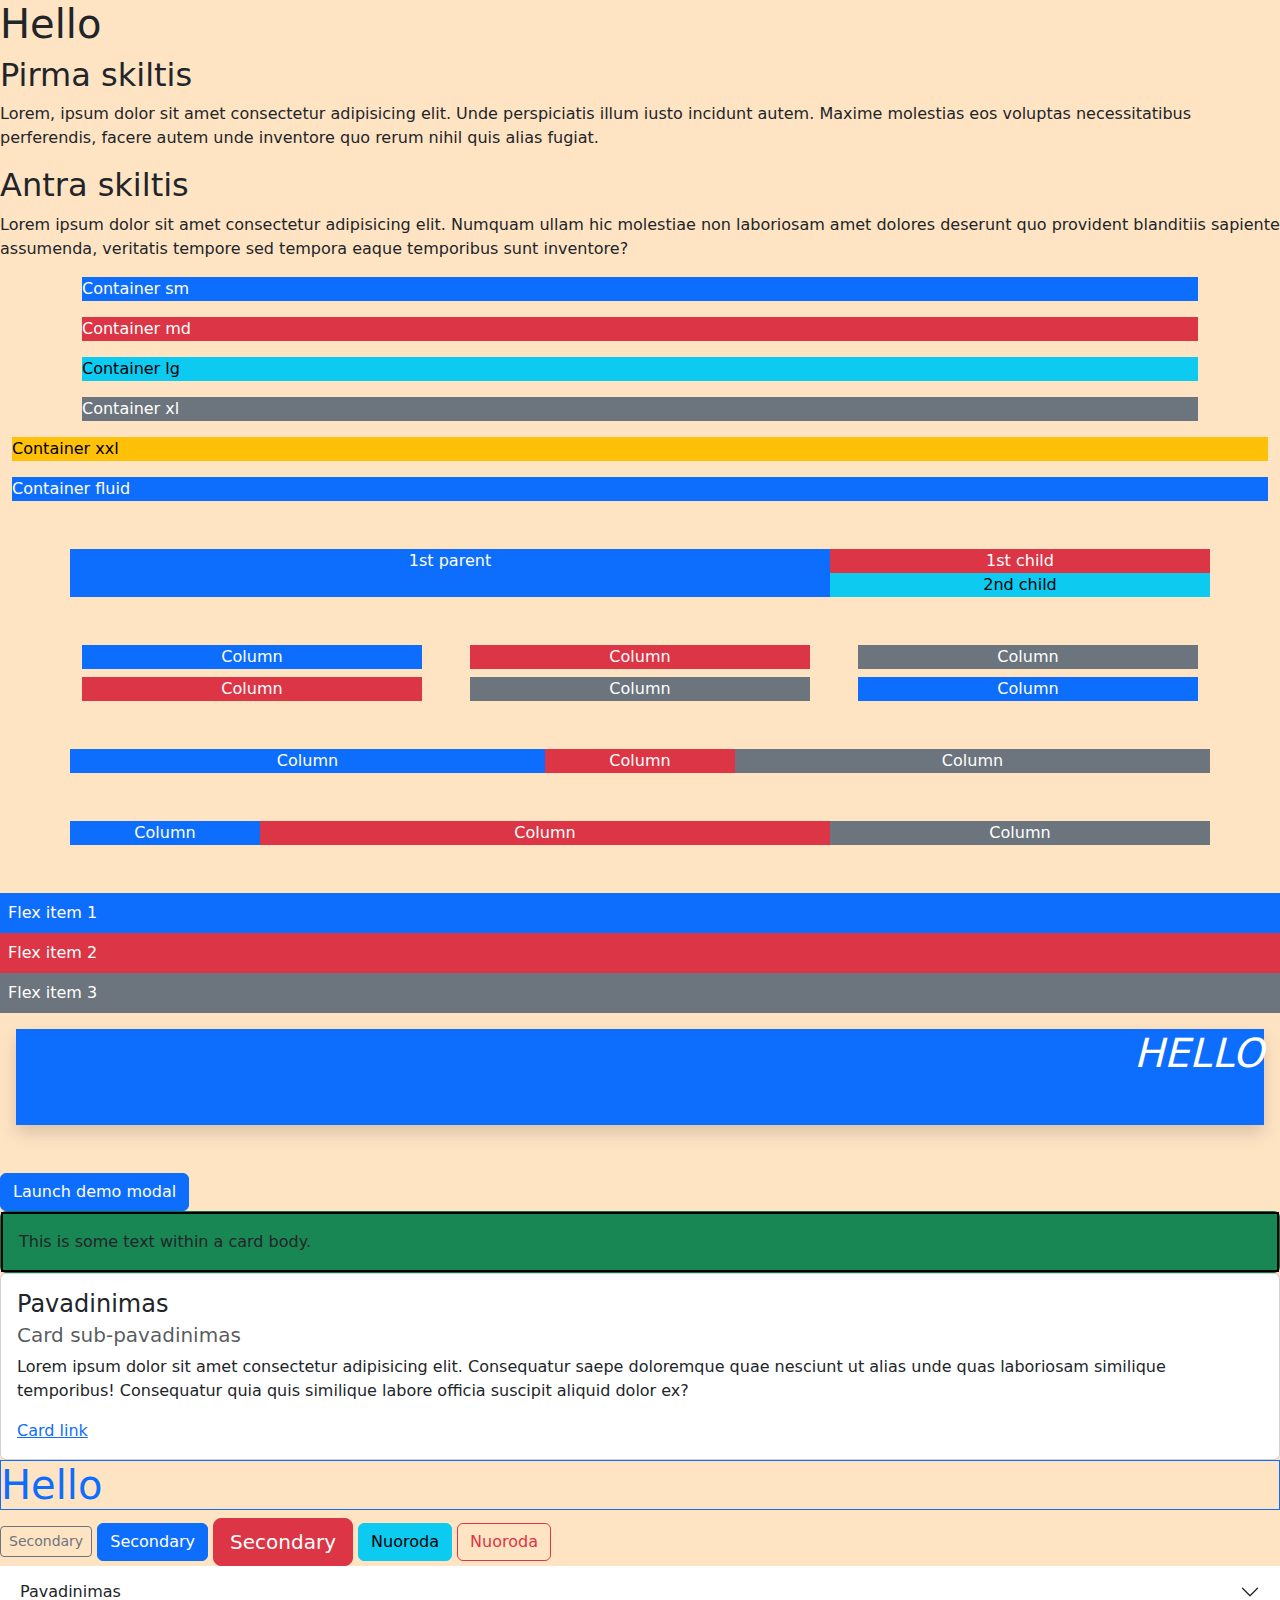
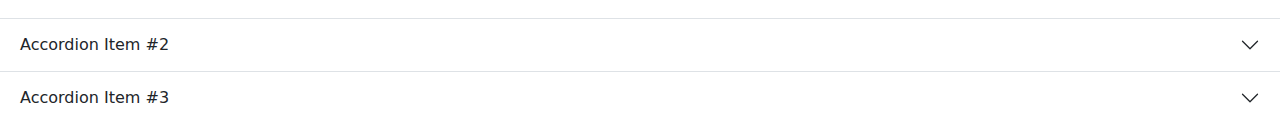
<file: index.html>
<!DOCTYPE html>
<html lang="en">
<head>
    <meta charset="UTF-8">
    <meta name="viewport" content="width=device-width, initial-scale=1.0">
    <title>Bootstrap</title>
    <!-- <link rel="stylesheet" href="bootstrap.min.css"> -->
    <link href="https://cdn.jsdelivr.net/npm/bootstrap@5.3.3/dist/css/bootstrap.min.css" rel="stylesheet" integrity="sha384-QWTKZyjpPEjISv5WaRU9OFeRpok6YctnYmDr5pNlyT2bRjXh0JMhjY6hW+ALEwIH" crossorigin="anonymous">

    <link rel="stylesheet" href="style.css">
</head>
<body>
    <h1>Hello</h1>
    <h2>Pirma skiltis</h2>
    <p>Lorem, ipsum dolor sit amet consectetur adipisicing elit. Unde perspiciatis illum iusto incidunt autem. Maxime molestias eos voluptas necessitatibus perferendis, facere autem unde inventore quo rerum nihil quis alias fugiat.</p>

    <h2>Antra skiltis</h2>
    <p>Lorem ipsum dolor sit amet consectetur adipisicing elit. Numquam ullam hic molestiae non laboriosam amet dolores deserunt quo provident blanditiis sapiente assumenda, veritatis tempore sed tempora eaque temporibus sunt inventore?</p>

    <div class="container mb-3">
        <div class="text-bg-primary">
            Container sm
        </div>
    </div>
    <div class="container-md mb-3">
        <div class="text-bg-danger">
            Container md
        </div>
    </div>
    <div class="container-lg mb-3">
        <div class="text-bg-info">
            Container lg
        </div>
    </div>
    <div class="container-xl mb-3">
        <div class="text-bg-secondary">
            Container xl
        </div>
    </div>
    <div class="container-xxl mb-3">
        <div class="text-bg-warning">
            Container xxl
        </div>
    </div>
    <div class="container-fluid mb-3">
        <div class="text-bg-primary">
            Container fluid
        </div>
    </div>

    <div class="container text-center my-5">

        <div class="row">
            <div class="text-bg-primary col-12 col-md-4 col-lg-6 col-xl-8">
                1st parent
            </div>

            <div class="text-bg-secondary col-12 col-md-8 col-lg-6 col-xl-4">

                <div class="row">
                    <div class="text-bg-danger col-12 col-sm-6 col-lg-12">
                        1st child
                    </div>
                    <div class="text-bg-info col-12 col-sm-6 col-lg-12">
                        2nd child
                    </div>
                </div>

            </div>
        </div>

    </div>

    <div class="container text-center my-5">

        <div class="row g-2 gx-md-5">
            <div class="col-12 col-md-6 col-lg-4">
                <div class="text-bg-primary">
                    Column
                </div>
            </div>
            <div class="col-12 col-sm-6 col-md-3 col-lg-4">
                <div class="text-bg-danger">
                    Column
                </div>
            </div>
            <div class="col-12 col-sm-6 col-md-3 col-lg-4">
                <div class="text-bg-secondary">
                    Column
                </div>
            </div>
            <div class="col-12 col-md-6 col-lg-4">
                <div class="text-bg-danger">
                    Column
                </div>
            </div>
            <div class="col-12 col-sm-6 col-md-3 col-lg-4">
                <div class="text-bg-secondary">
                    Column
                </div>
            </div>
            <div class="col-12 col-sm-6 col-md-3 col-lg-4">
                <div class="text-bg-primary">
                    Column
                </div>
            </div>
        </div>

    </div>

    <div class="container text-center my-5">

        <div class="row">
            <div class="text-bg-primary col">
                Column
            </div>
            <div class="text-bg-danger col-2">
                Column
            </div>
            <div class="text-bg-secondary col">
                Column
            </div>
        </div>

    </div>

    <div class="container text-center my-5">

        <div class="row">
            <div class="text-bg-primary col-2">
                Column
            </div>
            <div class="text-bg-danger col-6">
                Column
            </div>
            <div class="text-bg-secondary col-4">
                Column
            </div>
        </div>

    </div>

    <div class="d-flex justify-content-center justify-content-sm-between flex-md-column mb-3">
        <div class="p-2 text-bg-primary">Flex item 1</div>
        <div class="p-2 text-bg-danger">Flex item 2</div>
        <div class="p-2 text-bg-secondary">Flex item 3</div>
    </div>

    <h3 class="h1 shadow fst-italic text-bg-primary text-center text-uppercase text-sm-start text-md-end pt-2 pt-sm-5 pt-md-0 pb-0 pb-sm-2 pb-md-4 pb-lg-5 mb-0 mb-sm-3 mb-md-5 mx-3 ps-2">Hello</h3>
    <!-- Button trigger modal -->
    <button type="button" class="btn btn-primary" data-bs-toggle="modal" data-bs-target="#exampleModal">
        Launch demo modal
    </button>
    
    <!-- Modal -->
    <div class="modal fade" id="exampleModal" tabindex="-1" aria-labelledby="exampleModalLabel" aria-hidden="true">
        <div class="modal-dialog">
        <div class="modal-content">
            <div class="modal-header">
            <h1 class="modal-title fs-5" id="exampleModalLabel">Pavadinimas</h1>
            <button type="button" class="btn-close" data-bs-dismiss="modal" aria-label="Close"></button>
            </div>
            <div class="modal-body">
            Lorem ipsum dolor sit amet consectetur adipisicing elit. Eligendi provident perspiciatis, dolorum nostrum nihil quia iusto delectus doloribus. Dolore aspernatur tenetur velit consequatur ducimus labore dolorem, natus tempora at laboriosam.
            </div>
            <div class="modal-footer">
            <button type="button" class="btn btn-secondary" data-bs-dismiss="modal">Close</button>
            <button type="button" class="btn btn-danger">Save changes</button>
            </div>
        </div>
        </div>
    </div>

    <div class="card bg-success">
        <div class="card-body custom-card-body">
            This is some text within a card body.
        </div>
    </div>

    <div class="card">
        <div class="card-body">
            <h4 class="card-title">Pavadinimas</h4>
            <h5 class="card-subtitle mb-2 text-body-secondary">Card sub-pavadinimas</h5>
            <p class="card-text">Lorem ipsum dolor sit amet consectetur adipisicing elit. Consequatur saepe doloremque quae nesciunt ut alias unde quas laboriosam similique temporibus! Consequatur quia quis similique labore officia suscipit aliquid dolor ex?</p>
            <a href="#" class="card-link">Card link</a>
        </div>
    </div>

    <h1 class="text-primary border border-primary">Hello</h1>

    <button class="btn btn-outline-secondary btn-sm">Secondary</button>
    <button class="btn btn-primary">Secondary</button>
    <button class="btn btn-danger btn-lg">Secondary</button>
    <a href="#" class="btn btn-info">Nuoroda</a>
    <a href="#" class="btn btn-outline-danger">Nuoroda</a>



    <div class="accordion accordion-flush" id="test">
        <div class="accordion-item">
          <h2 class="accordion-header">
            <button class="accordion-button collapsed" type="button" data-bs-toggle="collapse" data-bs-target="#flush-collapseOne" aria-expanded="false" aria-controls="flush-collapseOne">
              Pavadinimas
            </button>
          </h2>
          <div id="flush-collapseOne" class="accordion-collapse collapse" data-bs-parent="#test">
            <div class="accordion-body">
                <p>Lorem ipsum dolor sit amet consectetur, adipisicing elit. Totam consectetur corporis nostrum asperiores sit facere mollitia in dolore temporibus, illum dolor, sapiente aspernatur! Perferendis consectetur temporibus, mollitia perspiciatis labore non!</p>
            </div>
        </div>
        </div>
        <div class="accordion-item">
          <h2 class="accordion-header">
            <button class="accordion-button collapsed" type="button" data-bs-toggle="collapse" data-bs-target="#flush-collapseTwo" aria-expanded="false" aria-controls="flush-collapseTwo">
              Accordion Item #2
            </button>
          </h2>
          <div id="flush-collapseTwo" class="accordion-collapse collapse" data-bs-parent="#test">
            <div class="accordion-body">Placeholder content for this accordion, which is intended to demonstrate the <code>.accordion-flush</code> class. This is the second item's accordion body. Let's imagine this being filled with some actual content.</div>
          </div>
        </div>
        <div class="accordion-item">
          <h2 class="accordion-header">
            <button class="accordion-button collapsed" type="button" data-bs-toggle="collapse" data-bs-target="#flush-collapseThree" aria-expanded="false" aria-controls="flush-collapseThree">
              Accordion Item #3
            </button>
          </h2>
          <div id="flush-collapseThree" class="accordion-collapse collapse" data-bs-parent="#test">
            <div class="accordion-body">Placeholder content for this accordion, which is intended to demonstrate the <code>.accordion-flush</code> class. This is the third item's accordion body. Nothing more exciting happening here in terms of content, but just filling up the space to make it look, at least at first glance, a bit more representative of how this would look in a real-world application.</div>
          </div>
        </div>
      </div>

    <!-- <script src="https://cdn.jsdelivr.net/npm/@popperjs/core@2.11.8/dist/umd/popper.min.js" integrity="sha384-I7E8VVD/ismYTF4hNIPjVp/Zjvgyol6VFvRkX/vR+Vc4jQkC+hVqc2pM8ODewa9r" crossorigin="anonymous"></script>
    <script src="https://cdn.jsdelivr.net/npm/bootstrap@5.3.3/dist/js/bootstrap.min.js" integrity="sha384-0pUGZvbkm6XF6gxjEnlmuGrJXVbNuzT9qBBavbLwCsOGabYfZo0T0to5eqruptLy" crossorigin="anonymous"></script>
     -->
    <script src="https://cdn.jsdelivr.net/npm/bootstrap@5.3.3/dist/js/bootstrap.bundle.min.js" integrity="sha384-YvpcrYf0tY3lHB60NNkmXc5s9fDVZLESaAA55NDzOxhy9GkcIdslK1eN7N6jIeHz" crossorigin="anonymous"></script>
</body>
</html>
</file>
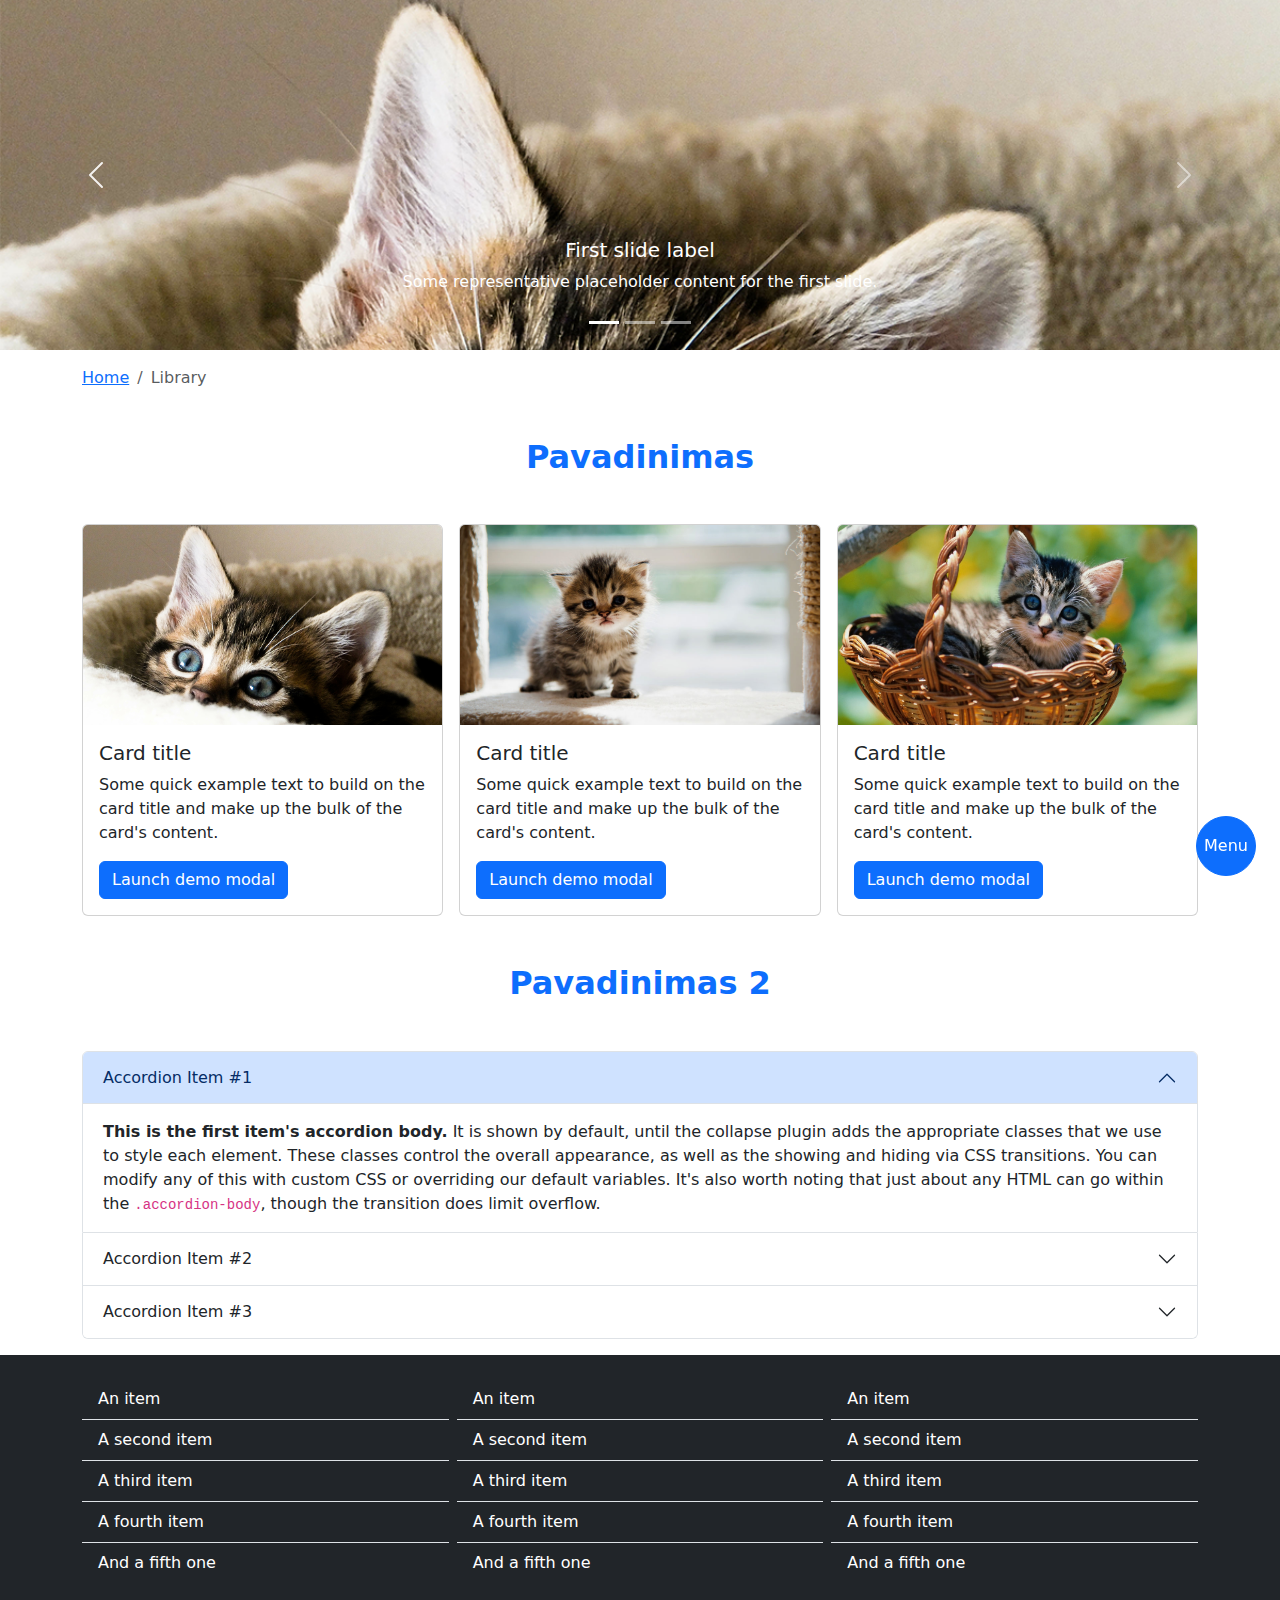
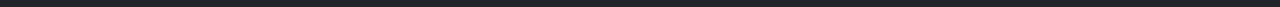
<file: task.html>
<!DOCTYPE html>
<html lang="en">
<head>
    <meta charset="UTF-8">
    <meta name="viewport" content="width=device-width, initial-scale=1.0">
    <title>Bootstrap Task</title>
    <link href="https://cdn.jsdelivr.net/npm/bootstrap@5.3.3/dist/css/bootstrap.min.css" rel="stylesheet" integrity="sha384-QWTKZyjpPEjISv5WaRU9OFeRpok6YctnYmDr5pNlyT2bRjXh0JMhjY6hW+ALEwIH" crossorigin="anonymous">
    <link rel="stylesheet" href="task.css">
</head>
<body>
    <div id="carouselExampleCaptions" class="carousel slide">
        <div class="carousel-indicators">
            <button type="button" data-bs-target="#carouselExampleCaptions" data-bs-slide-to="0" class="active" aria-current="true" aria-label="Slide 1"></button>
            <button type="button" data-bs-target="#carouselExampleCaptions" data-bs-slide-to="1" aria-label="Slide 2"></button>
            <button type="button" data-bs-target="#carouselExampleCaptions" data-bs-slide-to="2" aria-label="Slide 3"></button>
        </div>
        <div class="carousel-inner custom-carousel">
            <div class="carousel-item active">
                <img src="images/cat-1.png" class="d-block w-100" alt="...">
                <div class="carousel-caption d-none d-md-block">
                    <h5>First slide label</h5>
                    <p>Some representative placeholder content for the first slide.</p>
                </div>
            </div>
            <div class="carousel-item">
                <img src="images/cat-2.jpg" class="d-block w-100" alt="...">
                <div class="carousel-caption d-none d-md-block">
                    <h5>Second slide label</h5>
                    <p>Some representative placeholder content for the second slide.</p>
                </div>
            </div>
            <div class="carousel-item">
                <img src="images/cat-3.jpg" class="d-block w-100" alt="...">
                <div class="carousel-caption d-none d-md-block">
                    <h5>Third slide label</h5>
                    <p>Some representative placeholder content for the third slide.</p>
                </div>
            </div>
        </div>
        <button class="carousel-control-prev" type="button" data-bs-target="#carouselExampleCaptions" data-bs-slide="prev">
            <span class="carousel-control-prev-icon" aria-hidden="true"></span>
            <span class="visually-hidden">Previous</span>
        </button>
        <button class="carousel-control-next" type="button" data-bs-target="#carouselExampleCaptions" data-bs-slide="next">
            <span class="carousel-control-next-icon" aria-hidden="true"></span>
            <span class="visually-hidden">Next</span>
        </button>
    </div>

    <div class="container-xl my-3">
        <nav aria-label="breadcrumb">
            <ol class="breadcrumb">
                <li class="breadcrumb-item"><a href="#">Home</a></li>
                <li class="breadcrumb-item active" aria-current="page">Library</li>
            </ol>
        </nav>
    </div>

    <div class="container-xl my-3">
        <h1 class="h2 text-center fw-bold text-primary my-5">Pavadinimas</h1>

        <div class="row g-3">
            <div class="col-12 col-md-4">
                <div class="card">
                    <img src="images/cat-1.png" class="card-img-top custom-card-image" alt="...">
                    <div class="card-body">
                        <h5 class="card-title">Card title</h5>
                        <p class="card-text">Some quick example text to build on the card title and make up the bulk of the card's content.</p>
                        <button type="button" class="btn btn-primary" data-bs-toggle="modal" data-bs-target="#exampleModal">
                            Launch demo modal
                        </button>
                    </div>
                </div>
            </div>
            <div class="col-12 col-sm-6 col-md-4">
                <div class="card">
                    <img src="images/cat-2.jpg" class="card-img-top custom-card-image" alt="...">
                    <div class="card-body">
                        <h5 class="card-title">Card title</h5>
                        <p class="card-text">Some quick example text to build on the card title and make up the bulk of the card's content.</p>
                        <button type="button" class="btn btn-primary" data-bs-toggle="modal" data-bs-target="#exampleModal">
                            Launch demo modal
                        </button>                    
                    </div>
                </div>
            </div>
            <div class="col-12 col-sm-6 col-md-4">
                <div class="card">
                    <img src="images/cat-3.jpg" class="card-img-top custom-card-image" alt="...">
                    <div class="card-body">
                        <h5 class="card-title">Card title</h5>
                        <p class="card-text">Some quick example text to build on the card title and make up the bulk of the card's content.</p>
                        <button type="button" class="btn btn-primary" data-bs-toggle="modal" data-bs-target="#exampleModal">
                            Launch demo modal
                        </button>
                    </div>
                </div>
            </div>
        </div>

    </div>

    <div class="container-xl my-3">
        <h2 class="text-center fw-bold text-primary my-5">Pavadinimas 2</h2>

        <div class="accordion" id="accordionExample">
            <div class="accordion-item">
                <h2 class="accordion-header">
                    <button class="accordion-button" type="button" data-bs-toggle="collapse" data-bs-target="#collapseOne" aria-expanded="true" aria-controls="collapseOne">
                    Accordion Item #1
                    </button>
                </h2>
                <div id="collapseOne" class="accordion-collapse collapse show" data-bs-parent="#accordionExample">
                    <div class="accordion-body">
                    <strong>This is the first item's accordion body.</strong> It is shown by default, until the collapse plugin adds the appropriate classes that we use to style each element. These classes control the overall appearance, as well as the showing and hiding via CSS transitions. You can modify any of this with custom CSS or overriding our default variables. It's also worth noting that just about any HTML can go within the <code>.accordion-body</code>, though the transition does limit overflow.
                    </div>
                </div>
            </div>
            <div class="accordion-item">
                <h2 class="accordion-header">
                    <button class="accordion-button collapsed" type="button" data-bs-toggle="collapse" data-bs-target="#collapseTwo" aria-expanded="false" aria-controls="collapseTwo">
                    Accordion Item #2
                    </button>
                </h2>
                <div id="collapseTwo" class="accordion-collapse collapse" data-bs-parent="#accordionExample">
                    <div class="accordion-body">
                    <strong>This is the second item's accordion body.</strong> It is hidden by default, until the collapse plugin adds the appropriate classes that we use to style each element. These classes control the overall appearance, as well as the showing and hiding via CSS transitions. You can modify any of this with custom CSS or overriding our default variables. It's also worth noting that just about any HTML can go within the <code>.accordion-body</code>, though the transition does limit overflow.
                    </div>
                </div>
            </div>
            <div class="accordion-item">
                <h2 class="accordion-header">
                    <button class="accordion-button collapsed" type="button" data-bs-toggle="collapse" data-bs-target="#collapseThree" aria-expanded="false" aria-controls="collapseThree">
                    Accordion Item #3
                    </button>
                </h2>
                <div id="collapseThree" class="accordion-collapse collapse" data-bs-parent="#accordionExample">
                    <div class="accordion-body">
                    <strong>This is the third item's accordion body.</strong> It is hidden by default, until the collapse plugin adds the appropriate classes that we use to style each element. These classes control the overall appearance, as well as the showing and hiding via CSS transitions. You can modify any of this with custom CSS or overriding our default variables. It's also worth noting that just about any HTML can go within the <code>.accordion-body</code>, though the transition does limit overflow.
                    </div>
                </div>
            </div>
        </div>
    </div>

    <footer class="text-bg-dark py-4">
        <div class="container-xl">
            <div class="row gy-4 gx-2">
                <div class="col-12 col-md-4">
                    <ul class="list-group list-group-flush">
                        <li class="list-group-item bg-transparent text-white">An item</li>
                        <li class="list-group-item bg-transparent text-white">A second item</li>
                        <li class="list-group-item bg-transparent text-white">A third item</li>
                        <li class="list-group-item bg-transparent text-white">A fourth item</li>
                        <li class="list-group-item bg-transparent text-white">And a fifth one</li>
                    </ul>
                </div>
                <div class="col-12 col-md-4">
                    <ul class="list-group list-group-flush">
                        <li class="list-group-item bg-transparent text-white">An item</li>
                        <li class="list-group-item bg-transparent text-white">A second item</li>
                        <li class="list-group-item bg-transparent text-white">A third item</li>
                        <li class="list-group-item bg-transparent text-white">A fourth item</li>
                        <li class="list-group-item bg-transparent text-white">And a fifth one</li>
                    </ul>
                </div>
                <div class="col-12 col-md-4">
                    <ul class="list-group list-group-flush">
                        <li class="list-group-item bg-transparent text-white">An item</li>
                        <li class="list-group-item bg-transparent text-white">A second item</li>
                        <li class="list-group-item bg-transparent text-white">A third item</li>
                        <li class="list-group-item bg-transparent text-white">A fourth item</li>
                        <li class="list-group-item bg-transparent text-white">And a fifth one</li>
                    </ul>
                </div>
            </div>
        </div>
    </footer>
    
    <!-- Modal -->
    <div class="modal fade" id="exampleModal" tabindex="-1" aria-labelledby="exampleModalLabel" aria-hidden="true">
        <div class="modal-dialog">
        <div class="modal-content">
            <div class="modal-header">
                <h1 class="modal-title fs-5" id="exampleModalLabel">Modal title</h1>
                <button type="button" class="btn-close" data-bs-dismiss="modal" aria-label="Close"></button>
            </div>
            <div class="modal-body">
                Lorem ipsum dolor sit amet consectetur adipisicing elit. Ipsa delectus doloremque pariatur et cupiditate esse beatae inventore est non sunt vel, aspernatur obcaecati id praesentium, maiores, suscipit harum atque ratione.
            </div>
            <div class="modal-footer">
                <button type="button" class="btn btn-danger" data-bs-dismiss="modal">Close</button>
                <button type="button" class="btn btn-outline-success">Save changes</button>
            </div>
        </div>
        </div>
    </div>

    <button class="btn btn-primary custom-button position-fixed bottom-0 end-0 me-4 mb-4 rounded-circle p-0" type="button" data-bs-toggle="offcanvas" data-bs-target="#offcanvasExample" aria-controls="offcanvasExample">
    Menu
    </button>
    
    <div class="offcanvas offcanvas-start" tabindex="-1" id="offcanvasExample" aria-labelledby="offcanvasExampleLabel">
    <div class="offcanvas-header">
        <h5 class="offcanvas-title" id="offcanvasExampleLabel">Offcanvas</h5>
        <button type="button" class="btn-close" data-bs-dismiss="offcanvas" aria-label="Close"></button>
    </div>
    <div class="offcanvas-body">
        <div>
            Some text as placeholder. In real life you can have the elements you have chosen. Like, text, images, lists, etc.
        </div>
        <div class="dropdown mt-3">
            <button class="btn btn-secondary dropdown-toggle" type="button" data-bs-toggle="dropdown">
                Dropdown button
            </button>
            <ul class="dropdown-menu">
                <li><a class="dropdown-item" href="#">Action</a></li>
                <li><a class="dropdown-item" href="#">Another action</a></li>
                <li><a class="dropdown-item" href="#">Something else here</a></li>
            </ul>
        </div>
    </div>
    </div>
        
    <script src="https://cdn.jsdelivr.net/npm/bootstrap@5.3.3/dist/js/bootstrap.bundle.min.js" integrity="sha384-YvpcrYf0tY3lHB60NNkmXc5s9fDVZLESaAA55NDzOxhy9GkcIdslK1eN7N6jIeHz" crossorigin="anonymous"></script>
</body>
</html>
</file>
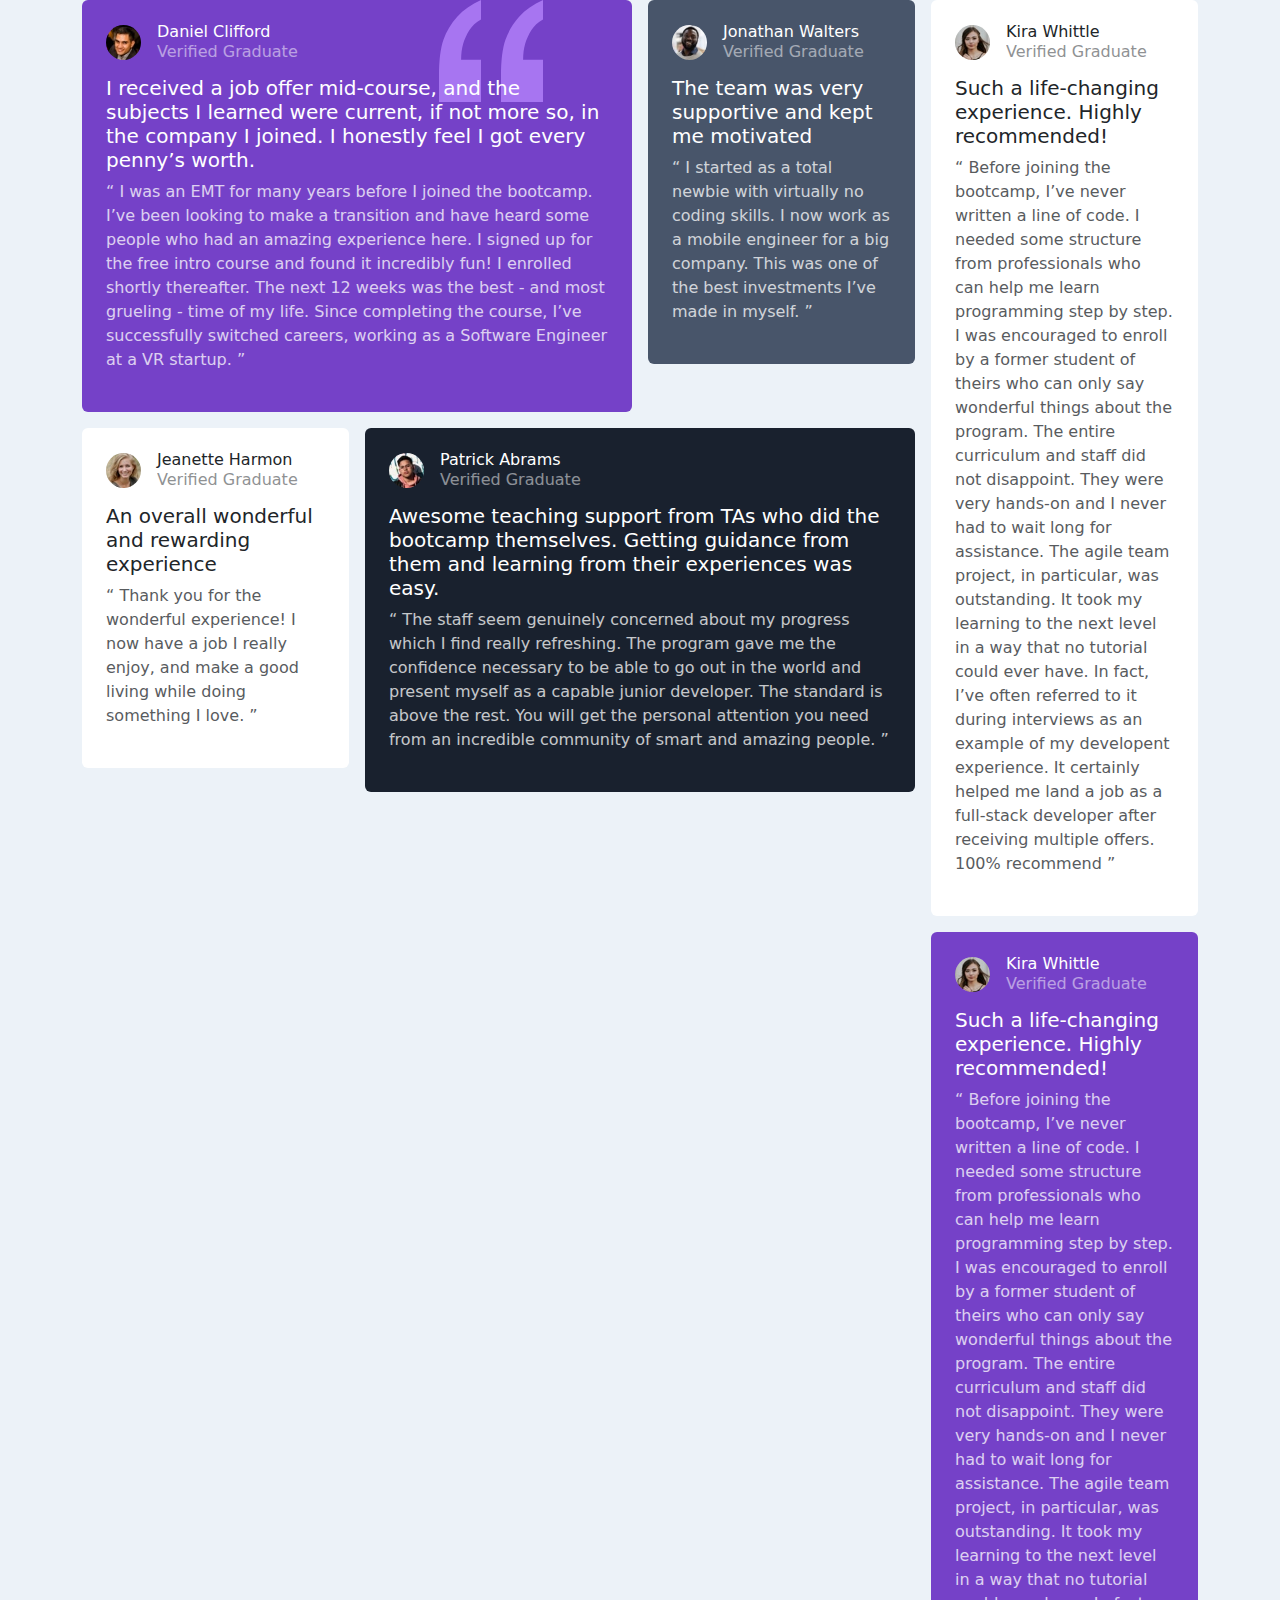
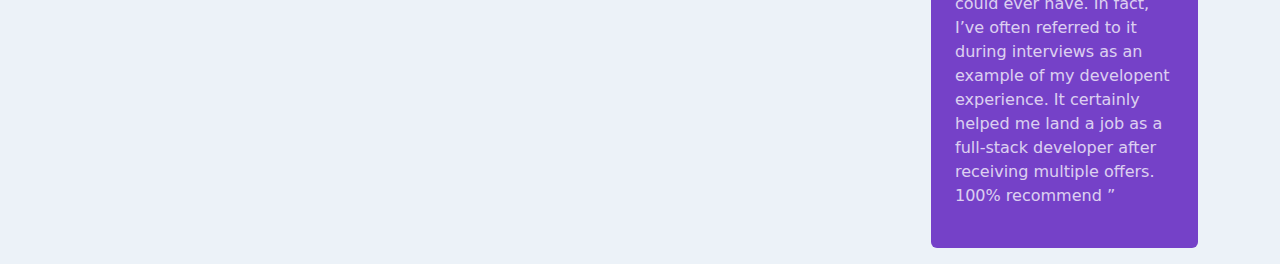
<file: testimonials.html>
<!DOCTYPE html>
<html lang="en">
<head>
    <meta charset="UTF-8">
    <meta name="viewport" content="width=device-width, initial-scale=1.0">
    <title>Testimonials Task</title>
    <link href="https://cdn.jsdelivr.net/npm/bootstrap@5.3.3/dist/css/bootstrap.min.css" rel="stylesheet" integrity="sha384-QWTKZyjpPEjISv5WaRU9OFeRpok6YctnYmDr5pNlyT2bRjXh0JMhjY6hW+ALEwIH" crossorigin="anonymous">
    <link rel="stylesheet" href="testimonials.css">
</head>
<body>

    <div class="container-xl">
        <div class="testimonials-wrapper row g-3">
            <div class="col-12 col-md-8 col-xl-9">
                <div class="main-testimonials">
                    <div class="row g-3">
                        <div class="testimonial-item-wrapper col-12 col-sm-6 col-md-12 col-lg-6 col-xl-8">

                            <div class="testimonial-item p-4 rounded">
                                <div class="testimonial-author-wrapper d-flex column-gap-3 align-items-center mb-3">
                                    <div class="testimonial-image-wrapper">
                                        <img class="rounded-circle" src="images/image-daniel.jpg" alt="">
                                    </div>
                                    <div class="testimonial-author-info d-flex flex-column row-gap-1 lh-1">
                                        <span class="testimonial-author-name">Daniel Clifford</span>
                                        <span class="testimonial-author-verified opacity-50">Verified Graduate</span>
                                    </div>
                                </div>
                
                                <h2 class="testimonial-title">I received a job offer mid-course, and the subjects I learned were current, if not more so, in the company I joined. I honestly feel I got every penny’s worth.</h2>
                                <p class="testimonial-description opacity-75">I was an EMT for many years before I joined the bootcamp. I’ve been looking to make a transition and have heard some people who had an amazing experience here. I signed up for the free intro course and found it incredibly fun! I enrolled shortly thereafter. The next 12 weeks was the best - and most grueling - time of my life. Since completing the course, I’ve successfully switched careers, working as a Software Engineer at a VR startup.</p>
                            </div>

                        </div>
                        <div class="testimonial-item-wrapper col-12 col-sm-6 col-md-12 col-lg-6 col-xl-4">
                            <div class="testimonial-item p-4 rounded">
                                <div class="testimonial-author-wrapper d-flex column-gap-3 align-items-center mb-3">
                                    <div class="testimonial-image-wrapper">
                                        <img class="rounded-circle" src="images/image-jonathan.jpg" alt="">
                                    </div>
                                    <div class="testimonial-author-info d-flex flex-column row-gap-1 lh-1">
                                        <span class="testimonial-author-name">Jonathan Walters</span>
                                        <span class="testimonial-author-verified opacity-50">Verified Graduate</span>
                                    </div>
                                </div>
                
                                <h2 class="testimonial-title">The team was very supportive and kept me motivated</h2>
                                <p class="testimonial-description opacity-75">I started as a total newbie with virtually no coding skills. I now work as a mobile engineer 
                                    for a big company. This was one of the best investments I’ve made in myself.</p>
                            </div>
                        </div>
                        <div class="testimonial-item-wrapper col-12 col-sm-6 col-md-12 col-lg-6 col-xl-4">
                            <div class="testimonial-item p-4 rounded">
                                <div class="testimonial-author-wrapper d-flex column-gap-3 align-items-center mb-3">
                                    <div class="testimonial-image-wrapper">
                                        <img class="rounded-circle" src="images/image-jeanette.jpg" alt="">
                                    </div>
                                    <div class="testimonial-author-info d-flex flex-column row-gap-1 lh-1">
                                        <span class="testimonial-author-name">Jeanette Harmon</span>
                                        <span class="testimonial-author-verified opacity-50">Verified Graduate</span>
                                    </div>
                                </div>
                
                                <h2 class="testimonial-title">An overall wonderful and rewarding experience</h2>
                                <p class="testimonial-description opacity-75">Thank you for the wonderful experience! I now have a job I really enjoy, and make a good living while doing something I love.</p>
                            </div>
                        </div>
                        <div class="testimonial-item-wrapper col-12 col-sm-6 col-md-12 col-lg-6 col-xl-8">
                            <div class="testimonial-item p-4 rounded">
                                <div class="testimonial-author-wrapper d-flex column-gap-3 align-items-center mb-3">
                                    <div class="testimonial-image-wrapper">
                                        <img class="rounded-circle" src="images/image-patrick.jpg" alt="">
                                    </div>
                                    <div class="testimonial-author-info d-flex flex-column row-gap-1 lh-1">
                                        <span class="testimonial-author-name">Patrick Abrams</span>
                                        <span class="testimonial-author-verified opacity-50">Verified Graduate</span>
                                    </div>
                                </div>
                
                                <h2 class="testimonial-title">Awesome teaching support from TAs who did the bootcamp themselves. Getting guidance from them and learning from their experiences was easy.</h2>
                                <p class="testimonial-description opacity-75">The staff seem genuinely concerned about my progress which I find really refreshing. The program gave me the confidence necessary to be able to go out in the world and present myself as a capable junior developer. The standard is above the rest. You will get the personal attention you need from an incredible community of smart and amazing people.</p>
                            </div>
                        </div>
                    </div>
                </div>
            </div>

            <div class="col-12 col-md-4 col-xl-3">
                <div class="secondary-testimonials">
                    <div class="row g-3">
                        <div class="testimonial-item-wrapper col-12">
                            <div class="testimonial-item p-4 rounded">
                                <div class="testimonial-author-wrapper d-flex column-gap-3 align-items-center mb-3">
                                    <div class="testimonial-image-wrapper">
                                        <img class="rounded-circle" src="images/image-kira.jpg" alt="">
                                    </div>
                                    <div class="testimonial-author-info d-flex flex-column row-gap-1 lh-1">
                                        <span class="testimonial-author-name">Kira Whittle</span>
                                        <span class="testimonial-author-verified opacity-50">Verified Graduate</span>
                                    </div>
                                </div>
                
                                <h2 class="testimonial-title">Such a life-changing experience. Highly recommended!</h2>
                                <p class="testimonial-description opacity-75">Before joining the bootcamp, I’ve never written a line of code. I needed some structure from professionals who can help me learn programming step by step. I was encouraged to enroll by a former student of theirs who can only say wonderful things about the program. The entire curriculum and staff did not disappoint. They were very hands-on and I never had to wait long for assistance. The agile team project, in particular, was outstanding. It took my learning to the next level in a way that no tutorial could ever have. In fact, I’ve often referred to it during interviews as an example of my developent experience. It certainly helped me land a job as a full-stack developer after receiving multiple offers. 100% recommend</p>
                            </div>
                        </div>
                        <div class="testimonial-item-wrapper col-12">
                            <div class="testimonial-item p-4 rounded">
                                <div class="testimonial-author-wrapper d-flex column-gap-3 align-items-center mb-3">
                                    <div class="testimonial-image-wrapper">
                                        <img class="rounded-circle" src="images/image-kira.jpg" alt="">
                                    </div>
                                    <div class="testimonial-author-info d-flex flex-column row-gap-1 lh-1">
                                        <span class="testimonial-author-name">Kira Whittle</span>
                                        <span class="testimonial-author-verified opacity-50">Verified Graduate</span>
                                    </div>
                                </div>
                
                                <h2 class="testimonial-title">Such a life-changing experience. Highly recommended!</h2>
                                <p class="testimonial-description opacity-75">Before joining the bootcamp, I’ve never written a line of code. I needed some structure from professionals who can help me learn programming step by step. I was encouraged to enroll by a former student of theirs who can only say wonderful things about the program. The entire curriculum and staff did not disappoint. They were very hands-on and I never had to wait long for assistance. The agile team project, in particular, was outstanding. It took my learning to the next level in a way that no tutorial could ever have. In fact, I’ve often referred to it during interviews as an example of my developent experience. It certainly helped me land a job as a full-stack developer after receiving multiple offers. 100% recommend</p>
                            </div>
                        </div>
                    </div>
                </div>
            </div>
        </div>
    </div>
</body>
</html>
</file>
<file: style.css>
body {
    background-color: bisque;
}

.custom-card-body {
    border: 2px solid black;
}
</file>
<file: task.css>
.custom-carousel .carousel-item {
    height: 350px;
}

.custom-card-image {
    height: 200px;
    object-fit: cover;
}

.custom-button {
    /* position: fixed;
    bottom: 20px;
    right: 20px;
    border-radius: 50px;
    padding: 0;
    z-index: 1000; */
    height: 60px;
    width: 60px;
}
</file>
<file: testimonials.css>
:root {
    --color-primary: hsl(263, 55%, 52%);
    --color-white: hsl(0, 0%, 100%);
    --color-gray: hsl(217, 19%, 35%);
    --color-dark: hsl(219, 29%, 14%);
    --color-light-gray: hsl(0, 0%, 81%);
    --color-bg: hsl(210, 46%, 95%);
}

body {
    background-color: var(--color-bg);
}

.main-testimonials .testimonial-item-wrapper:first-of-type .testimonial-item {
    background-image: url('images/bg-pattern-quotation.svg');
    background-repeat: no-repeat;
    background-position: 80% 0;
}

.main-testimonials .testimonial-item-wrapper:nth-of-type(4n + 1) .testimonial-item {
    background-color: var(--color-primary);
    color: var(--color-white);
}

.main-testimonials .testimonial-item-wrapper:nth-of-type(4n + 2) .testimonial-item {
    background-color: var(--color-gray);
    color: var(--color-white);
}

.main-testimonials .testimonial-item-wrapper:nth-of-type(4n + 3) .testimonial-item {
    background-color: var(--color-white);
}

.main-testimonials .testimonial-item-wrapper:nth-of-type(4n + 4) .testimonial-item {
    background-color: var(--color-dark);
    color: var(--color-white);
}

.secondary-testimonials .testimonial-item-wrapper:nth-of-type(2n + 1) .testimonial-item {
    background-color: var(--color-white);
}

.secondary-testimonials .testimonial-item-wrapper:nth-of-type(2n + 2) .testimonial-item {
    background-color: var(--color-primary);
    color: var(--color-white);
}

.testimonial-image-wrapper img {
    height: 35px;
    width: 35px;
}

.testimonial-title {
    font-size: 20px;
}

.testimonial-description::before {
    content: '“ ';
}

.testimonial-description::after {
    content: ' ”';
}
</file>
